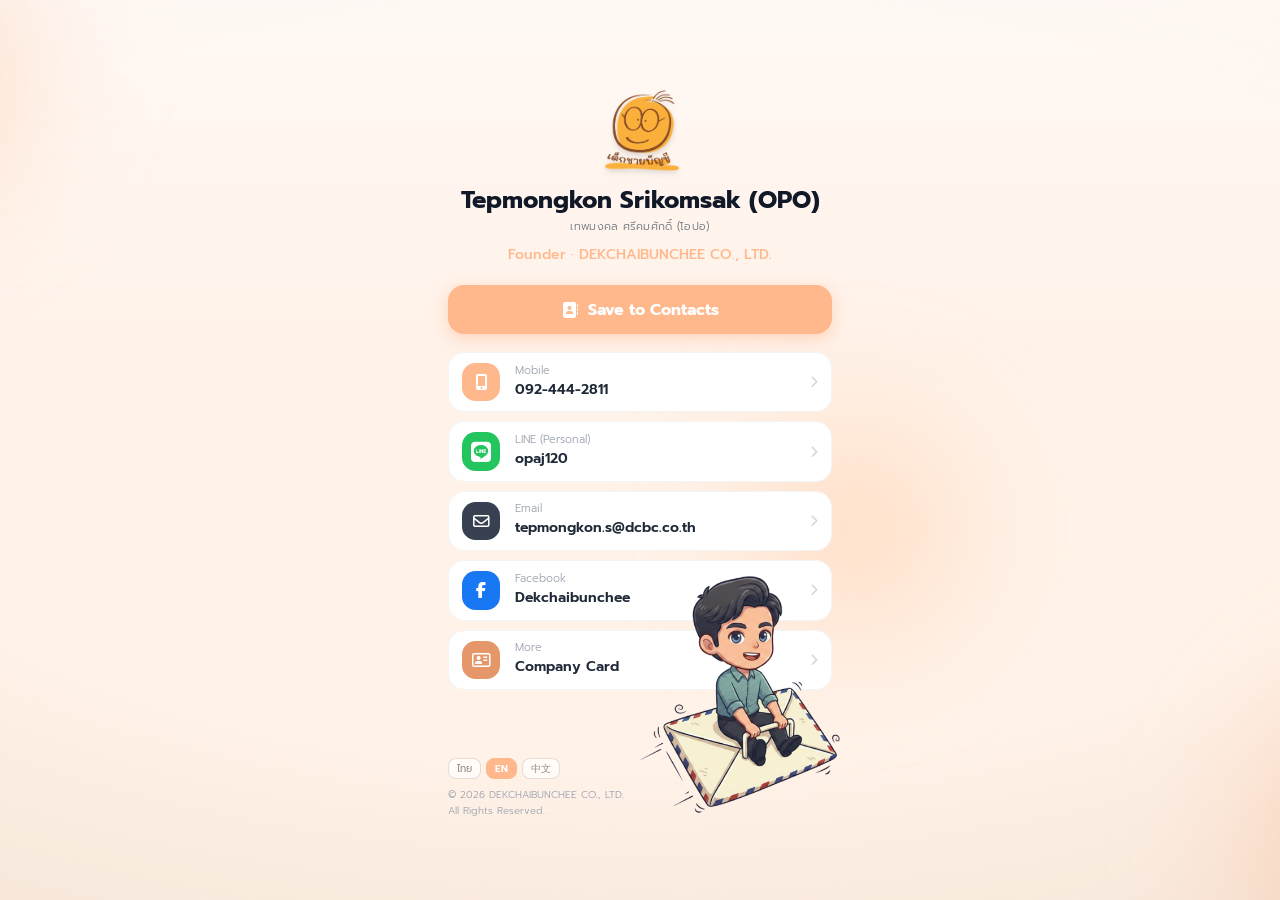
<file: businesscard.ttt/index.html>
<!DOCTYPE html>
<html lang="th" class="scroll-smooth">
<head>
    <meta charset="UTF-8">
    <!-- viewport-fit=cover keeps the layout clear of the notch / home bar
         on iPhones, since this page is opened almost entirely by phone -->
    <meta name="viewport" content="width=device-width, initial-scale=1.0, viewport-fit=cover">
    <meta name="description" content="นามบัตรดิจิทัลพนักงาน บริษัท เด็กชายบัญชี จำกัด">
    <meta name="robots" content="noindex, nofollow">
    <title>นามบัตร | เด็กชายบัญชี</title>
    <link rel="canonical" href="https://www.dcbc.co.th/businesscard.ttt">
    <link rel="icon" type="image/png" sizes="32x32" href="/favicon-32.png">
    <link rel="icon" type="image/png" sizes="16x16" href="/favicon-16.png">
    <link rel="apple-touch-icon" sizes="180x180" href="/favicon-180.png">
    <link rel="shortcut icon" href="/favicon.ico">

    <meta property="og:type" content="website">
    <meta property="og:title" content="บริษัท เด็กชายบัญชี จำกัด">
    <meta property="og:description" content="รับทำบัญชี วางแผนภาษี จดทะเบียนบริษัท">
    <meta property="og:url" content="https://www.dcbc.co.th/businesscard.ttt">
    <meta property="og:image" content="https://www.dcbc.co.th/logo.png">

    <link rel="preconnect" href="https://fonts.googleapis.com">
    <link rel="preconnect" href="https://fonts.gstatic.com" crossorigin>
    <link href="https://fonts.googleapis.com/css2?family=Prompt:wght@300;400;500;600;700&display=swap" rel="stylesheet">
    <!-- Loaded without blocking the first paint: the icons sit inside
         solid coloured tiles, so a moment of empty tile costs far less than
         holding the whole page back on a third-party stylesheet. -->
    <link rel="stylesheet" href="https://cdnjs.cloudflare.com/ajax/libs/font-awesome/6.4.0/css/all.min.css"
          media="print" onload="this.media='all'">
    <noscript><link rel="stylesheet" href="https://cdnjs.cloudflare.com/ajax/libs/font-awesome/6.4.0/css/all.min.css"></noscript>

    <!-- A built stylesheet, not the Tailwind Play CDN. The CDN is
         JavaScript: it has to download, run and scan the DOM before the
         page has any styling at all, so on a phone the card painted white
         and unstyled first. That flash is what made moving between the two
         cards look broken. This is 9KB of plain CSS instead of ~400KB of
         script, and it applies on the first frame.
         Rebuild after changing either card's markup — see scripts/tailwind.cards.js. -->
    <link rel="stylesheet" href="/card.css?v=1">

    <!-- The company card is one tap away and shares this stylesheet and
         logo, so warm them now: by the time the rewind finishes there is
         nothing left to fetch and the navigation lands on a painted page. -->
    <link rel="prefetch" href="/businesscard" as="document">
    <link rel="prefetch" href="/businesscard/index.html" as="document">

    <style>
        /* Before any stylesheet lands, so no frame is ever white. */
        html { background: #FFF2E8; }

        /* Fill the phone screen exactly, including when the browser chrome
           collapses on scroll — dvh handles that, vh is the fallback. */
        .screen { min-height: 100vh; min-height: 100dvh; position: relative; z-index: 1; }

        /* ---------- Ambient background ----------
           Soft drifting light behind the card. Everything here is
           position: fixed and pointer-events: none, so it adds no height
           to a layout that is measured to the pixel and never intercepts
           a tap meant for a contact row. */
        .bg-fx {
            position: fixed;
            inset: 0;
            overflow: hidden;
            pointer-events: none;
            z-index: 0;
        }
        .bg-fx i {
            position: absolute;
            display: block;
            border-radius: 50%;
            filter: blur(58px);
            will-change: transform;
        }
        .glow-1 {
            width: 78vw; height: 78vw; max-width: 420px; max-height: 420px;
            top: -18vh; left: -26vw;
            background: radial-gradient(circle, rgba(255,158,105,0.80) 0%, rgba(255,158,105,0) 70%);
            animation: drift-1 9s ease-in-out infinite;
        }
        .glow-2 {
            width: 88vw; height: 88vw; max-width: 470px; max-height: 470px;
            bottom: -22vh; right: -30vw;
            background: radial-gradient(circle, rgba(255,182,138,0.76) 0%, rgba(255,182,138,0) 70%);
            animation: drift-2 11s ease-in-out infinite;
        }
        .glow-3 {
            width: 54vw; height: 54vw; max-width: 300px; max-height: 300px;
            top: 42%; left: 55%;
            background: radial-gradient(circle, rgba(255,205,168,0.74) 0%, rgba(255,205,168,0) 70%);
            animation: drift-3 13s ease-in-out infinite;
        }

        /* Travel far enough to actually read as movement. The earlier
           version only shifted ~9vw under a 70px blur, which averaged out
           to looking completely still. */
        @keyframes drift-1 {
            0%, 100% { transform: translate(0, 0) scale(1); }
            33%      { transform: translate(34vw, 16vh) scale(1.2); }
            66%      { transform: translate(14vw, 34vh) scale(0.9); }
        }
        @keyframes drift-2 {
            0%, 100% { transform: translate(0, 0) scale(1); }
            33%      { transform: translate(-30vw, -20vh) scale(0.88); }
            66%      { transform: translate(-10vw, -38vh) scale(1.22); }
        }
        @keyframes drift-3 {
            0%, 100% { transform: translate(0, 0) scale(0.9); }
            33%      { transform: translate(-38vw, 14vh) scale(1.25); }
            66%      { transform: translate(-16vw, -22vh) scale(1); }
        }

        /* A light source from the top and a soft vignette at the edges,
           which together give the flat cream a sense of depth. */
        .bg-fx::after {
            content: '';
            position: absolute;
            inset: 0;
            background:
                linear-gradient(180deg, rgba(255,255,255,0.55) 0%, rgba(255,255,255,0) 42%),
                radial-gradient(120% 78% at 50% 42%, rgba(255,255,255,0) 55%, rgba(190,150,120,0.16) 100%);
        }

        body {
            padding-top: env(safe-area-inset-top);
            padding-bottom: env(safe-area-inset-bottom);
        }

        /* Big, thumb-friendly rows. 56px+ tall so they're easy to hit
           one-handed, which is how a tapped NFC card gets used. */
        .action-row {
            display: flex; align-items: center; gap: 0.9rem;
            padding: 0.85rem 1rem;
            background: #fff; border: 1px solid #f3f4f6; border-radius: 1rem;
            transition: transform 0.15s ease, box-shadow 0.15s ease;
            -webkit-tap-highlight-color: transparent;
        }
        .action-row:active { transform: scale(0.98); box-shadow: 0 2px 10px rgba(0,0,0,0.06); }

        /* ---------- Glint ----------
           A light sweeps across each button, then rests. The rest is what
           makes it read as an occasional sparkle rather than a conveyor
           belt. Durations and delays are deliberately uneven so no two
           buttons ever fire together or settle into a shared beat. */
        .save-btn { box-shadow: 0 4px 15px rgb(255 184 140 / 0.5); }
        .action-row, .save-btn { position: relative; overflow: hidden; }
        .action-row::after, .save-btn::after {
            content: '';
            position: absolute;
            top: -20%; left: -65%;
            width: 42%; height: 140%;
            transform: skewX(-18deg);
            pointer-events: none;
            background: linear-gradient(100deg,
                rgba(255,255,255,0) 0%,
                rgba(255,255,255,0.72) 50%,
                rgba(255,255,255,0) 100%);
        }

        /* The sweep itself takes about a second; the long tail of the cycle
           is the button sitting quiet. With seven buttons on screen, short
           cycles meant something was always glinting, which read as busy
           rather than as an occasional catch of light. */
        @keyframes glint {
            0%   { left: -65%; }
            5%   { left: 135%; }
            100% { left: 135%; }
        }

        /* Cycle lengths are spread and non-harmonic, and the delays are
           offset past the entrance sequence so the first glint lands on a
           button that has already arrived. */
        .save-btn::after                   { animation: glint 33s ease-in-out  5s infinite; }
        .action-row:nth-child(1)::after    { animation: glint 21s ease-in-out  9s infinite; }
        .action-row:nth-child(2)::after    { animation: glint 27.5s ease-in-out 14s infinite; }
        .action-row:nth-child(3)::after    { animation: glint 18.5s ease-in-out 20s infinite; }
        .action-row:nth-child(4)::after    { animation: glint 30.5s ease-in-out 25s infinite; }
        .action-row:nth-child(5)::after    { animation: glint 23s ease-in-out  31s infinite; }
        .action-icon {
            width: 2.75rem; height: 2.75rem; border-radius: 0.85rem;
            display: flex; align-items: center; justify-content: center;
            font-size: 1.15rem; color: #fff; flex-shrink: 0;
        }

        /* ---------- Entrance choreography ----------
           The whole sequence resolves at about 5s, but every element is
           tappable the moment it lands and the contact rows are all in by
           ~2.4s. Someone who tapped an NFC card to get a phone number
           should never have to wait out an animation to dial. */

        /* The logo opens large and centred like a splash screen, holds for
           a beat, then shrinks up into its place in the card. Because it is
           the real logo being transformed — not a separate overlay — there
           is nothing to hand off at the end and nothing can land misaligned.
           The 43vh drop puts it near the middle of the screen at any phone
           height, since the card itself is vertically centred. */
        @keyframes logo-intro {
            0%   { opacity: 0; transform: translateY(43vh) scale(3.4) rotate(-7deg); }
            14%  { opacity: 1; transform: translateY(43vh) scale(3.4) rotate(0deg); }
            40%  { opacity: 1; transform: translateY(43vh) scale(3.4) rotate(0deg); }
            100% { opacity: 1; transform: translateY(0) scale(1) rotate(0deg); }
        }
        .animate-pop-in {
            animation: logo-intro 2.4s cubic-bezier(0.72, 0, 0.24, 1) both;
        }

        /* Glow behind the logo while it is large, fading as it settles. */
        .identity { position: relative; }
        .identity::before {
            content: '';
            position: absolute;
            left: 50%; top: 2.2rem;
            width: 15rem; height: 15rem;
            margin: -7.5rem 0 0 -7.5rem;
            border-radius: 50%;
            background: radial-gradient(circle, rgba(255,184,140,0.55) 0%, rgba(255,184,140,0) 70%);
            transform: translateY(43vh);
            animation: logo-glow 2.4s ease-out both;
            pointer-events: none;
            z-index: -1;
        }
        @keyframes logo-glow {
            0%   { opacity: 0; }
            20%  { opacity: 1; }
            45%  { opacity: 1; }
            100% { opacity: 0; }
        }

        @keyframes rise {
            from { opacity: 0; transform: translateY(14px); }
            to   { opacity: 1; transform: translateY(0); }
        }

        @keyframes slide-in {
            from { opacity: 0; transform: translateX(22px); }
            to   { opacity: 1; transform: translateX(0); }
        }

        /* Everything else waits for the logo to finish settling at 2.4s,
           then arrives quickly — the first phone number is tappable about
           a second later rather than at the end of the sequence. */
        .identity h1          { animation: rise 0.55s ease-out 2.25s both; }
        .identity .latin-name { animation: rise 0.55s ease-out 2.40s both; }
        .identity .tagline    { animation: rise 0.55s ease-out 2.55s both; }
        .save-btn             { animation: rise 0.55s cubic-bezier(0.34, 1.4, 0.64, 1) 2.75s both; }

        .channels .action-row { animation: slide-in 0.45s ease-out both; }
        .channels .action-row:nth-child(1) { animation-delay: 3.00s; }
        .channels .action-row:nth-child(2) { animation-delay: 3.17s; }
        .channels .action-row:nth-child(3) { animation-delay: 3.34s; }
        .channels .action-row:nth-child(4) { animation-delay: 3.51s; }
        .channels .action-row:nth-child(5) { animation-delay: 3.68s; }

        .footnote { animation: rise 0.7s ease-out 4.15s both; }

        /* The mascot arrives last, waves, then keeps a slow idle float so
           the card still feels alive after the intro finishes. */
        @keyframes mascot-enter {
            0%   { opacity: 0; transform: translateX(60px) translateY(10px) rotate(10deg); }
            65%  { opacity: 1; transform: translateX(-6px) translateY(0) rotate(-4deg); }
            100% { opacity: 1; transform: translateX(0) translateY(0) rotate(0); }
        }
        @keyframes mascot-wave {
            0%, 100% { transform: rotate(0); }
            25%      { transform: rotate(-6deg); }
            50%      { transform: rotate(4deg); }
            75%      { transform: rotate(-3deg); }
        }
        @keyframes mascot-idle {
            0%, 100% { transform: translateY(0) rotate(0); }
            50%      { transform: translateY(-6px) rotate(-1.5deg); }
        }

        /* Sized up and pulled upward with a negative margin, so the head
           rides over the last contact row instead of the figure being
           squeezed into the strip below it. The negative margin also
           shrinks what the flex row reserves, which is what keeps the
           card from growing past the screen. pointer-events: none means
           the row underneath is still fully tappable through the artwork. */
        /* Language switcher */
        .lang-switch { display: flex; gap: 0.3rem; margin-bottom: 0.45rem; }
        .lang-switch button {
            font-family: inherit;
            font-size: 0.62rem;
            line-height: 1;
            padding: 0.3rem 0.5rem;
            border-radius: 0.5rem;
            border: 1px solid rgba(180,150,130,0.32);
            background: rgba(255,255,255,0.72);
            color: #9a8b80;
            cursor: pointer;
            -webkit-tap-highlight-color: transparent;
            transition: background 0.15s ease, color 0.15s ease, border-color 0.15s ease;
        }
        .lang-switch button.active {
            background: #FFB88C;
            border-color: #FFB88C;
            color: #fff;
            font-weight: 600;
        }

        /* The pose pool runs from a narrow standing figure to a wide one on
           a bicycle, so the mascot is fitted into a box rather than given a
           size: height decides it for the tall poses, width for the wide
           ones. Both limits have to be maxima. A fixed height plus a
           max-width does NOT preserve the aspect ratio -- the width clamps
           while the height stays put, and the wide poses come out squashed. */
        .mascot {
            width: auto; height: auto;
            max-height: 214px;
            max-width: min(200px, 52vw);
            flex-shrink: 0;
            margin-right: -0.5rem;
            margin-top: -5.4rem;
            margin-bottom: 0.35rem;
            position: relative;
            z-index: 3;
            pointer-events: none;
            transform-origin: bottom center;
            animation:
                mascot-enter 0.9s cubic-bezier(0.22, 1, 0.36, 1) 4.35s both,
                mascot-wave  1.1s ease-in-out 5.25s 1 both,
                mascot-idle  3.4s ease-in-out 6.5s infinite;
        }

        /* A full-body standing pose spends its height on the whole figure,
           so at the same box height its head lands about half the size of
           the seated poses' and the character reads as small. Those poses
           get a taller box.

           The extra height is left to push the card downward into its own
           spare room rather than being clawed back through a deeper top
           margin: the card is vertically centred, so growing it raises the
           figure by only half the growth, and the arms stay clear of the
           address line. How much room there is depends entirely on the
           phone, so every height tier sets its own ceiling -- measured, not
           scaled. Short screens have none to give and keep the base size. */
        .mascot.tall { max-height: 244px; }

        /* Six channels plus a logo and the save button run past a phone
           screen at comfortable spacing, so the whole card is measured to
           fit instead: the point of an NFC tap is to see it all at once. */
        .card-logo { width: 4.5rem; height: 4.5rem; }
        .identity { margin-bottom: 1rem; }
        .save-btn { padding-top: 0.85rem; padding-bottom: 0.85rem; margin-bottom: 0.9rem; }
        .channels > * + * { margin-top: 0.5rem; }
        .action-row { padding: 0.6rem 0.85rem; }
        .action-icon { width: 2.4rem; height: 2.4rem; font-size: 1.02rem; }

        .screen { padding-block: 1.25rem; }

        /* The comfortable layout needs ~834px of height, which almost no
           phone gives a web page once Safari's bars are on screen. So the
           compact pass covers everything up to 860px, not just small
           phones — a 700-834px viewport previously flipped back to the
           full layout and overflowed by ~114px. */
        @media (max-height: 860px) {
            .screen { padding-block: 0.75rem; }
            .card-logo { width: 3rem; height: 3rem; }
            .identity { margin-bottom: 0.6rem; }
            .identity h1 { font-size: 1.2rem; }
            .identity .latin-name { display: none; }
            .identity .tagline { font-size: 0.72rem; margin-top: 0.4rem; }
            .save-btn { padding-top: 0.7rem; padding-bottom: 0.7rem; margin-bottom: 0.6rem; font-size: 0.94rem; }
            .action-row { padding: 0.42rem 0.75rem; }
            .action-icon { width: 2rem; height: 2rem; font-size: 0.85rem; border-radius: 0.7rem; }
            .channels > * + * { margin-top: 0.38rem; }
            .mascot { max-height: 162px; max-width: min(152px, 44vw); margin-top: -3.4rem; }
            .mascot.tall { max-height: 162px; }   /* no room to grow at this height */
        }

        /* Very short viewports — small Android phones, or Safari with every
           bar on screen — need one more squeeze to stay on one screen. */
        @media (max-height: 660px) {
            .card-logo { width: 2.4rem; height: 2.4rem; }
            .identity { margin-bottom: 0.4rem; }
            .identity h1 { font-size: 1.1rem; }
            .save-btn { padding-top: 0.55rem; padding-bottom: 0.55rem; margin-bottom: 0.5rem; font-size: 0.9rem; }
            .action-row { padding: 0.32rem 0.7rem; }
            .action-icon { width: 1.85rem; height: 1.85rem; font-size: 0.78rem; }
            .channels > * + * { margin-top: 0.3rem; }
            .mascot { max-height: 139px; max-width: min(130px, 40vw); margin-top: -3rem; }
            .mascot.tall { max-height: 153px; }
        }

        /* Between the cramped short phones and the 730px tier there is some
           spare vertical room, but only enough for a modest boost. */
        @media (min-height: 690px) and (max-height: 729px) {
            .mascot.tall { max-height: 194px; }
        }

        /* Compact, but with enough headroom to keep the English name. */
        @media (min-height: 730px) and (max-height: 860px) {
            .identity .latin-name { display: block; }
            .card-logo { width: 3.6rem; height: 3.6rem; }
            .identity h1 { font-size: 1.35rem; }
            .mascot { max-height: 191px; max-width: min(178px, 48vw); margin-top: -4.3rem; }
            .mascot.tall { max-height: 258px; }
        }

        /* ---- five-row proportions, this card only ----
           Dropping three rows left the card short and the middle of it
           empty. The space goes back as a larger logo, roomier rows and
           wider gaps, which carries the whole stack lower down the screen.

           The mascot keeps its place at the bottom right: its extra height
           is taken straight back out of the top margin, so its feet stay
           where they were and it grows upward instead, far enough to reach
           over the Facebook row. Each tier spends only part of the slack it
           actually has, measured on the page, so nothing starts scrolling.

           These come after every tier above and so override them all. */
        @media (min-height: 930px) {
            .card-logo { width: 7rem; height: 7rem; }
            .identity { margin-bottom: 1.6rem; }
            .save-btn { padding-top: 0.85rem; padding-bottom: 0.85rem; margin-bottom: 1.3rem; }
            .channels > * + * { margin-top: 0.7rem; }
            .action-row { padding: 0.85rem 0.85rem; }
            .mascot { max-height: 268px; margin-top: -8.8rem; }
            .mascot.tall { max-height: 300px; }
        }
        /* 861-929px: Galaxy S24 Ultra, Pixel 8 Pro, a Flip held open. The
           block above needs about 930px to fit, so this band gets its own
           step between it and the 730px tier rather than falling into
           either one. */
        @media (min-height: 861px) and (max-height: 929px) {
            .card-logo { width: 6rem; height: 6rem; }
            .identity { margin-bottom: 1.25rem; }
            .save-btn { padding-top: 0.78rem; padding-bottom: 0.78rem; margin-bottom: 1.1rem; }
            .channels > * + * { margin-top: 0.58rem; }
            .action-row { padding: 0.62rem 0.8rem; }
            .mascot { max-height: 250px; margin-top: -7.9rem; }
            .mascot.tall { max-height: 285px; }
        }
        @media (min-height: 730px) and (max-height: 860px) {
            .card-logo { width: 5rem; height: 5rem; }
            .identity { margin-bottom: 0.95rem; }
            .save-btn { padding-top: 0.7rem; padding-bottom: 0.7rem; margin-bottom: 0.85rem; }
            .channels > * + * { margin-top: 0.52rem; }
            .action-row { padding: 0.6rem 0.75rem; }
            .mascot { max-height: 235px; margin-top: -7rem; }
            .mascot.tall { max-height: 300px; }
        }
        @media (min-height: 661px) and (max-height: 729px) {
            .card-logo { width: 4.2rem; height: 4.2rem; }
            .identity { margin-bottom: 0.9rem; }
            .save-btn { padding-top: 0.7rem; padding-bottom: 0.7rem; margin-bottom: 0.8rem; }
            .channels > * + * { margin-top: 0.5rem; }
            .action-row { padding: 0.58rem 0.75rem; }
            .mascot { max-height: 200px; margin-top: -5.8rem; }
            .mascot.tall { max-height: 232px; }
        }
        /* The bottom of that band has ~30px less to give than the top of
           it, and only the standing poses notice, so they get their own
           ceiling rather than the whole band losing height. */
        @media (min-height: 661px) and (max-height: 689px) {
            .mascot.tall { max-height: 205px; }
        }
        @media (max-height: 660px) {
            .card-logo { width: 3.4rem; height: 3.4rem; }
            .identity { margin-bottom: 0.7rem; }
            .save-btn { padding-top: 0.55rem; padding-bottom: 0.55rem; margin-bottom: 0.75rem; }
            .channels > * + * { margin-top: 0.4rem; }
            .action-row { padding: 0.46rem 0.7rem; }
            .mascot { max-height: 175px; margin-top: -5.25rem; }
            .mascot.tall { max-height: 189px; }
        }

        /* On a narrow screen the mascot takes a much larger share of the
           width and starts covering the row labels — 52vw is 156px of a
           300px screen. Cap it by what is actually left beside the widest
           label rather than by a fraction of the screen: the labels are a
           fixed pixel width, so the room for the mascot shrinks 1:1 with
           the viewport, not proportionally. */
        @media (max-width: 400px) {
            .mascot { max-width: calc(100vw - 224px); }
        }

        /* Narrower than about 335px and still tall — the smallest folding
           cover screens — two things give at once: the romanised name wraps
           to a second line and the copyright to a fourth, while the mascot,
           now width-limited, grows taller than its tier ever intended. Both
           have to come down. Bounded to tall screens so the short tiers,
           which already cap far lower, keep their own numbers. */
        @media (max-width: 335px) and (min-height: 730px) {
            .identity h1 { font-size: 1.15rem; }
            .mascot, .mascot.tall { max-height: 200px; }
        }

        /* ---- leaving for the company card ----
           The opening sequence, rewound. Everything leaves in the reverse
           of the order it arrived — mascot, then the copyright, then the
           rows bottom to top, the save button, the tagline, the names —
           and last the logo grows back to the middle of the screen, which
           is where the sequence began. Then the company card picks the logo
           up from exactly there.

           Each exit is the mirror of its own entrance: the rows slide back
           out to the right they came in from, the risers drop back down,
           the mascot leaves the way it flew in. The stagger is the
           entrance's, compressed about four times — a literal rewind would
           take four and a half seconds.

           This row is the only way into the company card from here, so the
           two sequences always meet; nothing else has to account for the
           card being left mid-rewind.

           The ambient background is deliberately left running: both cards
           draw the same one, and holding it steady is what hides the join. */
        @keyframes rise-out   { to { opacity: 0; transform: translateY(14px); } }
        @keyframes slide-out  { to { opacity: 0; transform: translateX(22px); } }
        @keyframes mascot-out { to { opacity: 0; transform: translateX(60px) translateY(10px) rotate(10deg); } }

        .leaving .mascot   { animation: mascot-out 0.28s ease-in 0s both; }
        .leaving .footnote { animation: rise-out 0.26s ease-in 0.05s both; }
        .leaving .channels .action-row { animation: slide-out 0.24s ease-in both; }
        .leaving .channels .action-row:nth-child(5) { animation-delay: 0.090s; }
        .leaving .channels .action-row:nth-child(4) { animation-delay: 0.125s; }
        .leaving .channels .action-row:nth-child(3) { animation-delay: 0.160s; }
        .leaving .channels .action-row:nth-child(2) { animation-delay: 0.195s; }
        .leaving .channels .action-row:nth-child(1) { animation-delay: 0.230s; }
        .leaving .save-btn             { animation: rise-out 0.26s ease-in 0.27s both; }
        .leaving .identity .tagline    { animation: rise-out 0.26s ease-in 0.31s both; }
        .leaving .identity .latin-name { animation: rise-out 0.26s ease-in 0.34s both; }
        .leaving .identity h1          { animation: rise-out 0.26s ease-in 0.37s both; }
        /* above the rows it travels over on its way out */
        .leaving .card-logo { position: relative; z-index: 60; }

        /* Anyone who has asked their phone to reduce motion gets the card
           fully formed and still, with no entrance and no idle loop. */
        @media (prefers-reduced-motion: reduce) {
            .animate-pop-in, .identity::before, .identity h1, .identity .latin-name,
            .identity .tagline, .save-btn, .channels .action-row, .footnote, .mascot {
                animation: none !important;
                opacity: 1 !important;
                transform: none !important;
            }
            .action-row { transition: none !important; }
            .identity::before { display: none; }
            .bg-fx i { animation: none !important; }
            .action-row::after, .save-btn::after { display: none; }
            .leaving * { animation: none !important; }
        }
    </style>
</head>
<body class="bg-brand-light text-brand-text antialiased">

    <div class="bg-fx" aria-hidden="true">
        <i class="glow-1"></i>
        <i class="glow-2"></i>
        <i class="glow-3"></i>
    </div>

    <div class="screen flex flex-col items-center justify-center px-5">
        <div class="w-full max-w-sm">

            <!-- Identity -->
            <div class="identity text-center">
                <img src="/logo.png" alt="เด็กชายบัญชี" class="card-logo mx-auto object-contain drop-shadow-md animate-pop-in mb-2">
                <h1 data-i18n="name" class="text-2xl font-bold text-gray-900 leading-tight">เทพมงคล ศรีคมศักดิ์ (โอปอ)</h1>
                <p data-i18n="sub" class="latin-name text-[11px] text-gray-500 font-light tracking-wide mt-1">TEPMONGKON SRIKOMSAK (OPO)</p>
                <p data-i18n="tagline" class="tagline text-sm text-brand font-medium mt-2.5">ผู้ก่อตั้ง · บริษัท เด็กชายบัญชี จำกัด</p>
            </div>

            <!-- Save to phone contacts. The primary action for a tapped
                 NFC card, so it sits above the individual channels. -->
            <a id="save-vcard" href="/businesscard.ttt/contact.vcf" download="dcbc-contact.vcf"
               class="save-btn flex items-center justify-center gap-2.5 w-full bg-brand text-white rounded-2xl font-bold active:scale-[0.98] transition-transform">
                <i class="fa-solid fa-address-book"></i> <span data-i18n="save">บันทึกลงรายชื่อติดต่อ</span>
            </a>

            <!-- Channels -->
            <div class="channels">
                <a id="row-mobile" href="tel:0924442811" class="action-row">
                    <div class="action-icon bg-brand"><i class="fa-solid fa-mobile-screen-button"></i></div>
                    <div class="min-w-0 flex-1">
                        <p data-i18n="phone" class="text-[11px] text-gray-400 font-light leading-none mb-1">มือถือ</p>
                        <p class="text-sm font-semibold text-gray-800">092-444-2811</p>
                    </div>
                    <i class="fa-solid fa-chevron-right text-gray-300 text-xs"></i>
                </a>

                <a href="https://line.me/ti/p/ji_-I6M6NW" target="_blank" rel="noopener" class="action-row">
                    <div class="action-icon bg-green-500"><i class="fa-brands fa-line text-xl"></i></div>
                    <div class="min-w-0 flex-1">
                        <p data-i18n="line" class="text-[11px] text-gray-400 font-light leading-none mb-1">LINE ส่วนตัว</p>
                        <p class="text-sm font-semibold text-gray-800">opaj120</p>
                    </div>
                    <i class="fa-solid fa-chevron-right text-gray-300 text-xs"></i>
                </a>

                <a id="row-email" href="mailto:tepmongkon.s@dcbc.co.th" class="action-row">
                    <div class="action-icon bg-gray-700"><i class="fa-regular fa-envelope"></i></div>
                    <div class="min-w-0 flex-1">
                        <p data-i18n="email" class="text-[11px] text-gray-400 font-light leading-none mb-1">อีเมล</p>
                        <p class="text-sm font-semibold text-gray-800 truncate">tepmongkon.s@dcbc.co.th</p>
                    </div>
                    <i class="fa-solid fa-chevron-right text-gray-300 text-xs"></i>
                </a>

                <a href="https://www.facebook.com/profile.php?id=61576885766816" target="_blank" rel="noopener" class="action-row">
                    <div class="action-icon bg-[#1877F2]"><i class="fa-brands fa-facebook-f"></i></div>
                    <div class="min-w-0 flex-1">
                        <p class="text-[11px] text-gray-400 font-light leading-none mb-1">Facebook</p>
                        <p data-i18n="fbname" class="text-sm font-semibold text-gray-800">เด็กชายบัญชี</p>
                    </div>
                    <i class="fa-solid fa-chevron-right text-gray-300 text-xs"></i>
                </a>

                <!-- The way back to the company's own card, which carries the
                     office address, the LINE Official account and the site. -->
                <a id="row-company" href="/businesscard" class="action-row">
                    <div class="action-icon bg-brand-dark"><i class="fa-regular fa-address-card"></i></div>
                    <div class="min-w-0 flex-1">
                        <p data-i18n="company_card" class="text-[11px] text-gray-400 font-light leading-none mb-1">ดูเพิ่มเติม</p>
                        <p data-i18n="company_name" class="text-sm font-semibold text-gray-800">นามบัตรบริษัท</p>
                    </div>
                    <i class="fa-solid fa-chevron-right text-gray-300 text-xs"></i>
                </a>
            </div>

            <!-- Mascot sits alongside the company details rather than on
                 its own row, so it costs almost no extra height on the
                 short phones this page has to fit. -->
            <div class="flex items-end justify-between gap-3 mt-3">
                <div class="footnote">
                    <!-- The mascot column is far taller than this text, so the
                         switcher tucks into space the layout already had and
                         costs the card no extra height. -->
                    <div class="lang-switch" role="group" aria-label="Language">
                        <button type="button" data-lang="th" onclick="setLang('th')" aria-pressed="true">ไทย</button>
                        <button type="button" data-lang="en" onclick="setLang('en')" aria-pressed="false">EN</button>
                        <button type="button" data-lang="zh" onclick="setLang('zh')" aria-pressed="false">中文</button>
                    </div>
                    <p data-i18n-html="copyright" class="text-[10px] text-gray-400 font-light leading-relaxed">
                        &copy; 2026 บริษัท เด็กชายบัญชี จำกัด<br>All Rights Reserved.
                    </p>
                </div>
                <img id="mascot" alt="" aria-hidden="true" class="mascot">
            </div>
            <script>
                // A different pose every time the card is opened. Picked here,
                // inline and immediately after the element, so the browser
                // starts fetching the image during parse rather than waiting
                // for the scripts at the end of the document.
                (function () {
                    var POSES = ['wai', 'salute', 'megaphone', 'desk', 'envelope',
                                 'tablet', 'present', 'bicycle', 'documents', 'running'];
                    // Full-body standing poses. They spend their height on the
                    // whole figure, so they need the taller box to read at the
                    // same size as the seated and riding poses.
                    var STANDING = ['wai', 'salute', 'megaphone', 'tablet', 'present', 'documents'];
                    var last = null;
                    try { last = sessionStorage.getItem('dcbc_staffcard_pose'); } catch (e) {}
                    // Reroll once if we land on the pose just shown, so a repeat
                    // never makes the card look like it failed to change.
                    var pose = POSES[Math.floor(Math.random() * POSES.length)];
                    if (pose === last) pose = POSES[Math.floor(Math.random() * POSES.length)];
                    try { sessionStorage.setItem('dcbc_staffcard_pose', pose); } catch (e) {}
                    var img = document.getElementById('mascot');
                    img.classList.toggle('tall', STANDING.indexOf(pose) !== -1);
                    img.src = '/mascots/' + pose + '.png';
                })();
            </script>

        </div>
    </div>


    <script>
        // Hand the logo over to the company card. Both pages compute the
        // same centre-of-screen target from the same viewport, so the logo
        // is at identical coordinates and identical size on either side of
        // the navigation and the seam does not show. The two cards give
        // their logos different sizes per screen tier, which is why the
        // target is measured rather than expressed as a scale factor.
        function dcbcHandoffTransform(el) {
            var r = el.getBoundingClientRect();
            var target = Math.min(window.innerWidth * 0.6, window.innerHeight * 0.42, 280);
            return 'translate(' + ((window.innerWidth / 2) - (r.left + r.width / 2)) + 'px,'
                 + ((window.innerHeight / 2) - (r.top + r.height / 2)) + 'px) '
                 + 'scale(' + (target / r.width) + ')';
        }

        (function () {
            var link = document.getElementById('row-company');
            var still = window.matchMedia('(prefers-reduced-motion: reduce)');
            link.addEventListener('click', function (e) {
                // let the browser handle new-tab / long-press / middle click
                if (e.metaKey || e.ctrlKey || e.shiftKey || e.altKey || e.button !== 0) return;
                try { sessionStorage.setItem('dcbc_card_handoff', '1'); } catch (err) {}
                if (still.matches) return;
                e.preventDefault();
                var logo = document.querySelector('.card-logo');
                document.documentElement.classList.add('leaving');
                // the intro animation is filled forwards and would outrank an
                // inline transform, so it has to be dropped first
                logo.style.animation = 'none';
                void logo.offsetWidth;
                // waits for the text around it to clear before it moves
                logo.style.transition = 'transform 0.55s cubic-bezier(0.72, 0, 0.24, 1) 0.42s';
                logo.style.transform = dcbcHandoffTransform(logo);
                var go = function () { window.location.href = link.href; };
                // transitionend can be missed if the tab is backgrounded
                // mid-move, hence the fallback timer — but if transitionend
                // does fire first, the timer must be cancelled or it later
                // fires anyway and restarts an already-finished navigation.
                var fallbackTimer = setTimeout(go, 1250);
                logo.addEventListener('transitionend', function () {
                    clearTimeout(fallbackTimer);
                    go();
                }, { once: true });
            });
        })();
    </script>

    <script>
        // The card holder's own details are the name / sub / tagline
        // entries below, the tel: and mailto: links in the markup above,
        // and businesscard.ttt/contact.vcf.  Everything else is the same
        // company information the main card carries.
        // Every string below is authored here, never user input, so the few
        // entries rendered as HTML (they carry <br>) are safe by construction.
        const I18N = {
            th: {
                title: 'นามบัตร | เด็กชายบัญชี',
                name: 'เทพมงคล ศรีคมศักดิ์ (โอปอ)',
                sub: 'TEPMONGKON SRIKOMSAK (OPO)',
                tagline: 'ผู้ก่อตั้ง · บริษัท เด็กชายบัญชี จำกัด',
                save: 'บันทึกลงรายชื่อติดต่อ',
                phone: 'มือถือ',
                line: 'LINE ส่วนตัว',
                email: 'อีเมล',
                fbname: 'เด็กชายบัญชี',
                company_card: 'ดูเพิ่มเติม',
                company_name: 'นามบัตรบริษัท',
                copyright: '&copy; 2026 บริษัท เด็กชายบัญชี จำกัด<br>All Rights Reserved.'
            },
            en: {
                title: 'Business Card | DEKCHAIBUNCHEE',
                name: 'Tepmongkon Srikomsak (OPO)',
                sub: 'เทพมงคล ศรีคมศักดิ์ (โอปอ)',
                tagline: 'Founder · DEKCHAIBUNCHEE CO., LTD.',
                save: 'Save to Contacts',
                phone: 'Mobile',
                line: 'LINE (Personal)',
                email: 'Email',
                fbname: 'Dekchaibunchee',
                company_card: 'More',
                company_name: 'Company Card',
                copyright: '&copy; 2026 DEKCHAIBUNCHEE CO., LTD.<br>All Rights Reserved.'
            },
            zh: {
                title: '电子名片 | DEKCHAIBUNCHEE',
                name: 'Tepmongkon Srikomsak (OPO)',
                sub: 'เทพมงคล ศรีคมศักดิ์ (โอปอ)',
                tagline: '创始人 · DEKCHAIBUNCHEE CO., LTD.',
                save: '保存到通讯录',
                phone: '手机',
                line: 'LINE 个人号',
                email: '电子邮件',
                fbname: 'Dekchaibunchee',
                company_card: '更多',
                company_name: '公司名片',
                copyright: '&copy; 2026 DEKCHAIBUNCHEE CO., LTD.<br>版权所有'
            }
        };

        function setLang(lang) {
            const dict = I18N[lang] || I18N.th;
            document.documentElement.lang = lang === 'zh' ? 'zh-Hans' : lang;
            document.title = dict.title;

            document.querySelectorAll('[data-i18n]').forEach(el => {
                const v = dict[el.dataset.i18n];
                if (v != null) el.textContent = v;
            });
            document.querySelectorAll('[data-i18n-html]').forEach(el => {
                const v = dict[el.dataset.i18nHtml];
                if (v != null) el.innerHTML = v;
            });

            document.querySelectorAll('.lang-switch button').forEach(b => {
                const isActive = b.dataset.lang === lang;
                b.classList.toggle('active', isActive);
                b.setAttribute('aria-pressed', String(isActive));
            });

            // Thai speakers want the Thai-script contact card; everyone else
            // gets the Latin one, which is legible in any phone's contact list.
            document.getElementById('save-vcard')
                .setAttribute('href', lang === 'th'
                    ? '/businesscard.ttt/contact.vcf'
                    : '/businesscard.ttt/contact-en.vcf');

            try { localStorage.setItem('dcbc_staffcard_lang', lang); } catch (e) {}
        }

        // Remembered choice wins; otherwise follow the phone's language so a
        // foreign visitor who taps the card lands on something readable.
        // Thai is the fallback whenever the phone's language is unknown.
        (function () {
            let lang = null;
            try { lang = localStorage.getItem('dcbc_staffcard_lang'); } catch (e) {}
            if (!I18N[lang]) {
                const nav = (navigator.language || '').toLowerCase();
                lang = nav.startsWith('th') ? 'th' : nav.startsWith('zh') ? 'zh' : nav ? 'en' : 'th';
            }
            setLang(lang);
        })();
    </script>

</body>
</html>
</file>
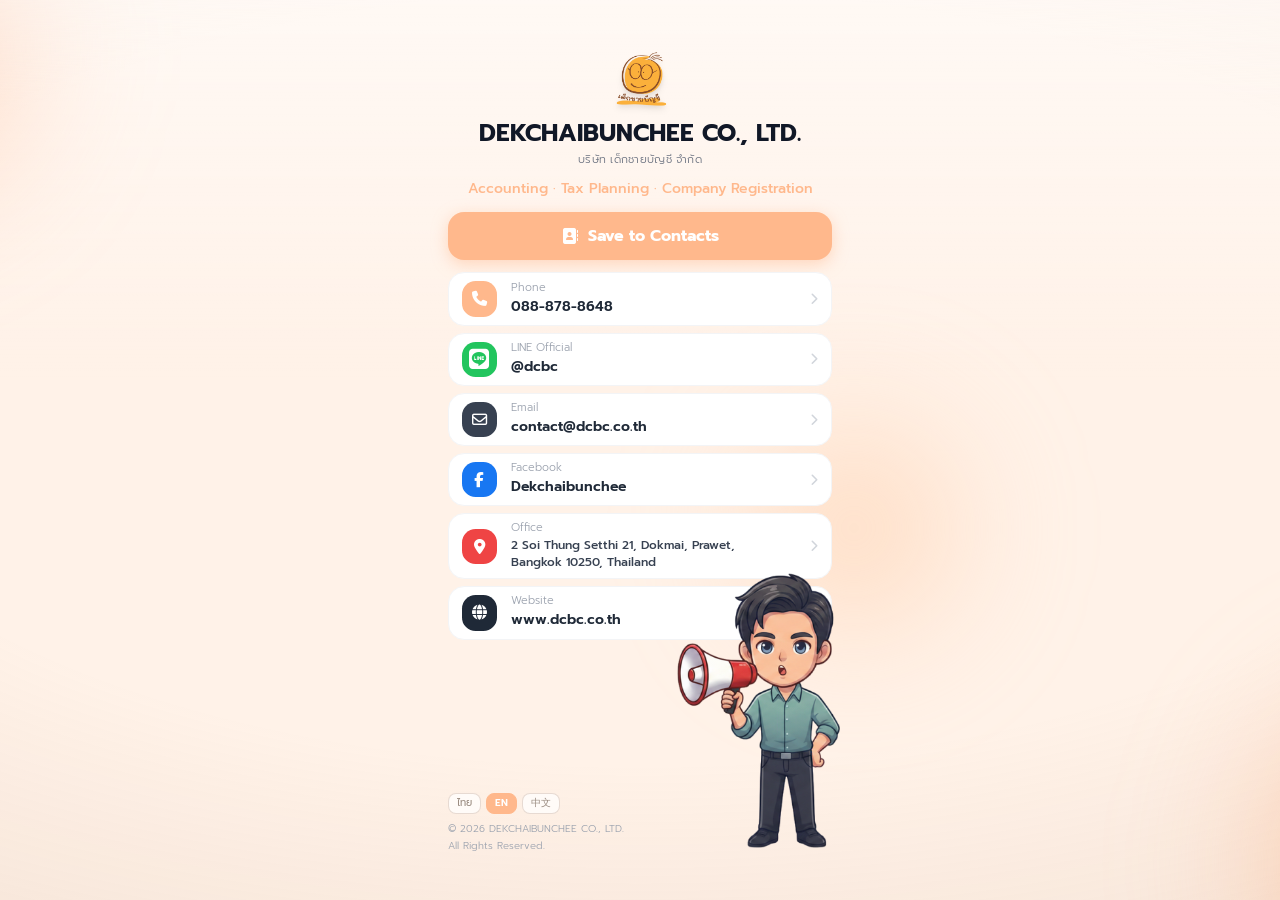
<file: businesscard/index.html>
<!DOCTYPE html>
<html lang="th" class="scroll-smooth">
<head>
    <meta charset="UTF-8">
    <!-- viewport-fit=cover keeps the layout clear of the notch / home bar
         on iPhones, since this page is opened almost entirely by phone -->
    <meta name="viewport" content="width=device-width, initial-scale=1.0, viewport-fit=cover">
    <meta name="description" content="นามบัตรดิจิทัล บริษัท เด็กชายบัญชี จำกัด — รับทำบัญชี วางแผนภาษี จดทะเบียนบริษัท โทร 088-878-8648">
    <title>นามบัตร | เด็กชายบัญชี</title>
    <link rel="canonical" href="https://www.dcbc.co.th/businesscard">
    <link rel="icon" type="image/png" sizes="32x32" href="/favicon-32.png">
    <link rel="icon" type="image/png" sizes="16x16" href="/favicon-16.png">
    <link rel="apple-touch-icon" sizes="180x180" href="/favicon-180.png">
    <link rel="shortcut icon" href="/favicon.ico">

    <meta property="og:type" content="website">
    <meta property="og:title" content="บริษัท เด็กชายบัญชี จำกัด">
    <meta property="og:description" content="รับทำบัญชี วางแผนภาษี จดทะเบียนบริษัท">
    <meta property="og:url" content="https://www.dcbc.co.th/businesscard">
    <meta property="og:image" content="https://www.dcbc.co.th/logo.png">

    <link rel="preconnect" href="https://fonts.googleapis.com">
    <link rel="preconnect" href="https://fonts.gstatic.com" crossorigin>
    <link href="https://fonts.googleapis.com/css2?family=Prompt:wght@300;400;500;600;700&display=swap" rel="stylesheet">
    <!-- Loaded without blocking the first paint: the icons sit inside
         solid coloured tiles, so a moment of empty tile costs far less than
         holding the whole page back on a third-party stylesheet. -->
    <link rel="stylesheet" href="https://cdnjs.cloudflare.com/ajax/libs/font-awesome/6.4.0/css/all.min.css"
          media="print" onload="this.media='all'">
    <noscript><link rel="stylesheet" href="https://cdnjs.cloudflare.com/ajax/libs/font-awesome/6.4.0/css/all.min.css"></noscript>

    <!-- A built stylesheet, not the Tailwind Play CDN. The CDN is
         JavaScript: it has to download, run and scan the DOM before the
         page has any styling at all, so on a phone the card painted white
         and unstyled first. That flash is what made moving between the two
         cards look broken. This is 9KB of plain CSS instead of ~400KB of
         script, and it applies on the first frame.
         Rebuild after changing either card's markup — see scripts/tailwind.cards.js. -->
    <link rel="stylesheet" href="/card.css?v=1">

    <script>
        // Read in the head, before the first paint: the class decides
        // whether the opening sequence runs at all, so discovering it later
        // would show a frame of the wrong one. Cleared as it is read, so a
        // direct visit later in the same session still gets the full intro.
        (function () {
            var handoff = null;
            try {
                handoff = sessionStorage.getItem('dcbc_card_handoff');
                sessionStorage.removeItem('dcbc_card_handoff');
            } catch (e) {}
            if (handoff && !window.matchMedia('(prefers-reduced-motion: reduce)').matches) {
                document.documentElement.classList.add('handoff');
            }
        })();
    </script>

    <style>
        /* Before any stylesheet lands, so no frame is ever white. */
        html { background: #FFF2E8; }

        /* Fill the phone screen exactly, including when the browser chrome
           collapses on scroll — dvh handles that, vh is the fallback. */
        .screen { min-height: 100vh; min-height: 100dvh; position: relative; z-index: 1; }

        /* ---------- Ambient background ----------
           Soft drifting light behind the card. Everything here is
           position: fixed and pointer-events: none, so it adds no height
           to a layout that is measured to the pixel and never intercepts
           a tap meant for a contact row. */
        .bg-fx {
            position: fixed;
            inset: 0;
            overflow: hidden;
            pointer-events: none;
            z-index: 0;
        }
        .bg-fx i {
            position: absolute;
            display: block;
            border-radius: 50%;
            filter: blur(58px);
            will-change: transform;
        }
        .glow-1 {
            width: 78vw; height: 78vw; max-width: 420px; max-height: 420px;
            top: -18vh; left: -26vw;
            background: radial-gradient(circle, rgba(255,158,105,0.80) 0%, rgba(255,158,105,0) 70%);
            animation: drift-1 9s ease-in-out infinite;
        }
        .glow-2 {
            width: 88vw; height: 88vw; max-width: 470px; max-height: 470px;
            bottom: -22vh; right: -30vw;
            background: radial-gradient(circle, rgba(255,182,138,0.76) 0%, rgba(255,182,138,0) 70%);
            animation: drift-2 11s ease-in-out infinite;
        }
        .glow-3 {
            width: 54vw; height: 54vw; max-width: 300px; max-height: 300px;
            top: 42%; left: 55%;
            background: radial-gradient(circle, rgba(255,205,168,0.74) 0%, rgba(255,205,168,0) 70%);
            animation: drift-3 13s ease-in-out infinite;
        }

        /* Travel far enough to actually read as movement. The earlier
           version only shifted ~9vw under a 70px blur, which averaged out
           to looking completely still. */
        @keyframes drift-1 {
            0%, 100% { transform: translate(0, 0) scale(1); }
            33%      { transform: translate(34vw, 16vh) scale(1.2); }
            66%      { transform: translate(14vw, 34vh) scale(0.9); }
        }
        @keyframes drift-2 {
            0%, 100% { transform: translate(0, 0) scale(1); }
            33%      { transform: translate(-30vw, -20vh) scale(0.88); }
            66%      { transform: translate(-10vw, -38vh) scale(1.22); }
        }
        @keyframes drift-3 {
            0%, 100% { transform: translate(0, 0) scale(0.9); }
            33%      { transform: translate(-38vw, 14vh) scale(1.25); }
            66%      { transform: translate(-16vw, -22vh) scale(1); }
        }

        /* A light source from the top and a soft vignette at the edges,
           which together give the flat cream a sense of depth. */
        .bg-fx::after {
            content: '';
            position: absolute;
            inset: 0;
            background:
                linear-gradient(180deg, rgba(255,255,255,0.55) 0%, rgba(255,255,255,0) 42%),
                radial-gradient(120% 78% at 50% 42%, rgba(255,255,255,0) 55%, rgba(190,150,120,0.16) 100%);
        }

        body {
            padding-top: env(safe-area-inset-top);
            padding-bottom: env(safe-area-inset-bottom);
        }

        /* Big, thumb-friendly rows. 56px+ tall so they're easy to hit
           one-handed, which is how a tapped NFC card gets used. */
        .action-row {
            display: flex; align-items: center; gap: 0.9rem;
            padding: 0.85rem 1rem;
            background: #fff; border: 1px solid #f3f4f6; border-radius: 1rem;
            transition: transform 0.15s ease, box-shadow 0.15s ease;
            -webkit-tap-highlight-color: transparent;
        }
        .action-row:active { transform: scale(0.98); box-shadow: 0 2px 10px rgba(0,0,0,0.06); }

        /* ---------- Glint ----------
           A light sweeps across each button, then rests. The rest is what
           makes it read as an occasional sparkle rather than a conveyor
           belt. Durations and delays are deliberately uneven so no two
           buttons ever fire together or settle into a shared beat. */
        .save-btn { box-shadow: 0 4px 15px rgb(255 184 140 / 0.5); }
        .action-row, .save-btn { position: relative; overflow: hidden; }
        .action-row::after, .save-btn::after {
            content: '';
            position: absolute;
            top: -20%; left: -65%;
            width: 42%; height: 140%;
            transform: skewX(-18deg);
            pointer-events: none;
            background: linear-gradient(100deg,
                rgba(255,255,255,0) 0%,
                rgba(255,255,255,0.72) 50%,
                rgba(255,255,255,0) 100%);
        }

        /* The sweep itself takes about a second; the long tail of the cycle
           is the button sitting quiet. With seven buttons on screen, short
           cycles meant something was always glinting, which read as busy
           rather than as an occasional catch of light. */
        @keyframes glint {
            0%   { left: -65%; }
            5%   { left: 135%; }
            100% { left: 135%; }
        }

        /* Cycle lengths are spread and non-harmonic, and the delays are
           offset past the entrance sequence so the first glint lands on a
           button that has already arrived. */
        .save-btn::after                   { animation: glint 33s ease-in-out  5s infinite; }
        .action-row:nth-child(1)::after    { animation: glint 21s ease-in-out  9s infinite; }
        .action-row:nth-child(2)::after    { animation: glint 27.5s ease-in-out 14s infinite; }
        .action-row:nth-child(3)::after    { animation: glint 18.5s ease-in-out 20s infinite; }
        .action-row:nth-child(4)::after    { animation: glint 30.5s ease-in-out 25s infinite; }
        .action-row:nth-child(5)::after    { animation: glint 23s ease-in-out  31s infinite; }
        .action-row:nth-child(6)::after    { animation: glint 26.5s ease-in-out 37s infinite; }
        .action-icon {
            width: 2.75rem; height: 2.75rem; border-radius: 0.85rem;
            display: flex; align-items: center; justify-content: center;
            font-size: 1.15rem; color: #fff; flex-shrink: 0;
        }

        /* ---------- Entrance choreography ----------
           The whole sequence resolves at about 5s, but every element is
           tappable the moment it lands and the contact rows are all in by
           ~2.4s. Someone who tapped an NFC card to get a phone number
           should never have to wait out an animation to dial. */

        /* The logo opens large and centred like a splash screen, holds for
           a beat, then shrinks up into its place in the card. Because it is
           the real logo being transformed — not a separate overlay — there
           is nothing to hand off at the end and nothing can land misaligned.
           The 43vh drop puts it near the middle of the screen at any phone
           height, since the card itself is vertically centred. */
        @keyframes logo-intro {
            0%   { opacity: 0; transform: translateY(43vh) scale(3.4) rotate(-7deg); }
            14%  { opacity: 1; transform: translateY(43vh) scale(3.4) rotate(0deg); }
            40%  { opacity: 1; transform: translateY(43vh) scale(3.4) rotate(0deg); }
            100% { opacity: 1; transform: translateY(0) scale(1) rotate(0deg); }
        }
        .animate-pop-in {
            animation: logo-intro 2.4s cubic-bezier(0.72, 0, 0.24, 1) both;
        }

        /* Glow behind the logo while it is large, fading as it settles. */
        .identity { position: relative; }
        .identity::before {
            content: '';
            position: absolute;
            left: 50%; top: 2.2rem;
            width: 15rem; height: 15rem;
            margin: -7.5rem 0 0 -7.5rem;
            border-radius: 50%;
            background: radial-gradient(circle, rgba(255,184,140,0.55) 0%, rgba(255,184,140,0) 70%);
            transform: translateY(43vh);
            animation: logo-glow 2.4s ease-out both;
            pointer-events: none;
            z-index: -1;
        }
        @keyframes logo-glow {
            0%   { opacity: 0; }
            20%  { opacity: 1; }
            45%  { opacity: 1; }
            100% { opacity: 0; }
        }

        @keyframes rise {
            from { opacity: 0; transform: translateY(14px); }
            to   { opacity: 1; transform: translateY(0); }
        }

        @keyframes slide-in {
            from { opacity: 0; transform: translateX(22px); }
            to   { opacity: 1; transform: translateX(0); }
        }

        /* Everything else waits for the logo to finish settling at 2.4s,
           then arrives quickly — the first phone number is tappable about
           a second later rather than at the end of the sequence. */
        .identity h1          { animation: rise 0.55s ease-out 2.25s both; }
        .identity .latin-name { animation: rise 0.55s ease-out 2.40s both; }
        .identity .tagline    { animation: rise 0.55s ease-out 2.55s both; }
        .save-btn             { animation: rise 0.55s cubic-bezier(0.34, 1.4, 0.64, 1) 2.75s both; }

        .channels .action-row { animation: slide-in 0.45s ease-out both; }
        .channels .action-row:nth-child(1) { animation-delay: 3.00s; }
        .channels .action-row:nth-child(2) { animation-delay: 3.17s; }
        .channels .action-row:nth-child(3) { animation-delay: 3.34s; }
        .channels .action-row:nth-child(4) { animation-delay: 3.51s; }
        .channels .action-row:nth-child(5) { animation-delay: 3.68s; }
        .channels .action-row:nth-child(6) { animation-delay: 3.85s; }

        .footnote { animation: rise 0.7s ease-out 4.15s both; }

        /* The mascot arrives last, waves, then keeps a slow idle float so
           the card still feels alive after the intro finishes. */
        @keyframes mascot-enter {
            0%   { opacity: 0; transform: translateX(60px) translateY(10px) rotate(10deg); }
            65%  { opacity: 1; transform: translateX(-6px) translateY(0) rotate(-4deg); }
            100% { opacity: 1; transform: translateX(0) translateY(0) rotate(0); }
        }
        @keyframes mascot-wave {
            0%, 100% { transform: rotate(0); }
            25%      { transform: rotate(-6deg); }
            50%      { transform: rotate(4deg); }
            75%      { transform: rotate(-3deg); }
        }
        @keyframes mascot-idle {
            0%, 100% { transform: translateY(0) rotate(0); }
            50%      { transform: translateY(-6px) rotate(-1.5deg); }
        }

        /* Sized up and pulled upward with a negative margin, so the head
           rides over the last contact row instead of the figure being
           squeezed into the strip below it. The negative margin also
           shrinks what the flex row reserves, which is what keeps the
           card from growing past the screen. pointer-events: none means
           the row underneath is still fully tappable through the artwork. */
        /* Language switcher */
        .lang-switch { display: flex; gap: 0.3rem; margin-bottom: 0.45rem; }
        .lang-switch button {
            font-family: inherit;
            font-size: 0.62rem;
            line-height: 1;
            padding: 0.3rem 0.5rem;
            border-radius: 0.5rem;
            border: 1px solid rgba(180,150,130,0.32);
            background: rgba(255,255,255,0.72);
            color: #9a8b80;
            cursor: pointer;
            -webkit-tap-highlight-color: transparent;
            transition: background 0.15s ease, color 0.15s ease, border-color 0.15s ease;
        }
        .lang-switch button.active {
            background: #FFB88C;
            border-color: #FFB88C;
            color: #fff;
            font-weight: 600;
        }

        /* The pose pool runs from a narrow standing figure to a wide one on
           a bicycle, so the mascot is fitted into a box rather than given a
           size: height decides it for the tall poses, width for the wide
           ones. Both limits have to be maxima. A fixed height plus a
           max-width does NOT preserve the aspect ratio -- the width clamps
           while the height stays put, and the wide poses come out squashed. */
        .mascot {
            width: auto; height: auto;
            max-height: 214px;
            max-width: min(200px, 52vw);
            flex-shrink: 0;
            margin-right: -0.5rem;
            margin-top: -5.4rem;
            margin-bottom: 0.35rem;
            position: relative;
            z-index: 3;
            pointer-events: none;
            transform-origin: bottom center;
            animation:
                mascot-enter 0.9s cubic-bezier(0.22, 1, 0.36, 1) 4.35s both,
                mascot-wave  1.1s ease-in-out 5.25s 1 both,
                mascot-idle  3.4s ease-in-out 6.5s infinite;
        }

        /* A full-body standing pose spends its height on the whole figure,
           so at the same box height its head lands about half the size of
           the seated poses' and the character reads as small. Those poses
           get a taller box.

           The extra height is left to push the card downward into its own
           spare room rather than being clawed back through a deeper top
           margin: the card is vertically centred, so growing it raises the
           figure by only half the growth, and the arms stay clear of the
           address line. How much room there is depends entirely on the
           phone, so every height tier sets its own ceiling -- measured, not
           scaled. Short screens have none to give and keep the base size. */
        .mascot.tall { max-height: 285px; }

        /* Six channels plus a logo and the save button run past a phone
           screen at comfortable spacing, so the whole card is measured to
           fit instead: the point of an NFC tap is to see it all at once. */
        .card-logo { width: 4.5rem; height: 4.5rem; }
        .identity { margin-bottom: 1rem; }
        .save-btn { padding-top: 0.85rem; padding-bottom: 0.85rem; margin-bottom: 0.9rem; }
        .channels > * + * { margin-top: 0.5rem; }
        .action-row { padding: 0.6rem 0.85rem; }
        .action-icon { width: 2.4rem; height: 2.4rem; font-size: 1.02rem; }

        .screen { padding-block: 1.25rem; }

        /* The comfortable layout needs ~834px of height, which almost no
           phone gives a web page once Safari's bars are on screen. So the
           compact pass covers everything up to 860px, not just small
           phones — a 700-834px viewport previously flipped back to the
           full layout and overflowed by ~114px. */
        @media (max-height: 860px) {
            .screen { padding-block: 0.75rem; }
            .card-logo { width: 3rem; height: 3rem; }
            .identity { margin-bottom: 0.6rem; }
            .identity h1 { font-size: 1.2rem; }
            .identity .latin-name { display: none; }
            .identity .tagline { font-size: 0.72rem; margin-top: 0.4rem; }
            .save-btn { padding-top: 0.7rem; padding-bottom: 0.7rem; margin-bottom: 0.6rem; font-size: 0.94rem; }
            .action-row { padding: 0.42rem 0.75rem; }
            .action-icon { width: 2rem; height: 2rem; font-size: 0.85rem; border-radius: 0.7rem; }
            .channels > * + * { margin-top: 0.38rem; }
            .mascot { max-height: 162px; max-width: min(152px, 44vw); margin-top: -3.4rem; }
            .mascot.tall { max-height: 162px; }   /* no room to grow at this height */
        }

        /* Very short viewports — small Android phones, or Safari with every
           bar on screen — need one more squeeze to stay on one screen. */
        @media (max-height: 660px) {
            .card-logo { width: 2.4rem; height: 2.4rem; }
            .identity { margin-bottom: 0.4rem; }
            .identity h1 { font-size: 1.1rem; }
            .save-btn { padding-top: 0.55rem; padding-bottom: 0.55rem; margin-bottom: 0.5rem; font-size: 0.9rem; }
            .action-row { padding: 0.32rem 0.7rem; }
            .action-icon { width: 1.85rem; height: 1.85rem; font-size: 0.78rem; }
            .channels > * + * { margin-top: 0.3rem; }
            .mascot { max-height: 139px; max-width: min(130px, 40vw); margin-top: -3rem; }
            .mascot.tall { max-height: 153px; }
        }

        /* Between the cramped short phones and the 730px tier there is some
           spare vertical room, but only enough for a modest boost. */
        @media (min-height: 690px) and (max-height: 729px) {
            .mascot.tall { max-height: 194px; }
        }

        /* Compact, but with enough headroom to keep the English name. */
        @media (min-height: 730px) and (max-height: 860px) {
            .identity .latin-name { display: block; }
            .card-logo { width: 3.6rem; height: 3.6rem; }
            .identity h1 { font-size: 1.35rem; }
            .mascot { max-height: 205px; max-width: min(178px, 48vw); margin-top: -4.3rem; }
            .mascot.tall { max-height: 272px; }
        }

        /* 861-929px: Galaxy S24 Ultra, Pixel 8 Pro, a Flip held open. The
           full-size layout at the top of this file needs about 930px once
           the address wraps, so this band steps between it and the 730px
           tier instead of falling into either. */
        @media (min-height: 861px) and (max-height: 929px) {
            .screen { padding-block: 1rem; }
            .card-logo { width: 4rem; height: 4rem; }
            .identity { margin-bottom: 0.8rem; }
            .save-btn { padding-top: 0.78rem; padding-bottom: 0.78rem; margin-bottom: 0.75rem; }
            .channels > * + * { margin-top: 0.44rem; }
            .action-row { padding: 0.5rem 0.8rem; }
            .action-icon { width: 2.2rem; height: 2.2rem; font-size: 0.95rem; }
            .mascot { max-height: 200px; max-width: min(178px, 48vw); margin-top: -4.9rem; }
            .mascot.tall { max-height: 275px; }
        }

        /* ---- narrow screens ----
           A folding phone's cover display reports a tall phone's height
           with a small phone's width. Height alone would hand it the roomy
           layout, but at 320-360px the address wraps to an extra line and
           the mascot is sized for a screen 70px wider, so width gets the
           last word: these fall back to the 730px tier, which is known to
           fit in far less height than they have. */
        @media (max-width: 380px) and (min-height: 861px) {
            .screen { padding-block: 0.75rem; }
            .card-logo { width: 3.6rem; height: 3.6rem; }
            .identity { margin-bottom: 0.6rem; }
            .identity h1 { font-size: 1.35rem; }
            .save-btn { padding-top: 0.7rem; padding-bottom: 0.7rem; margin-bottom: 0.6rem; font-size: 0.94rem; }
            .channels > * + * { margin-top: 0.38rem; }
            .action-row { padding: 0.42rem 0.75rem; }
            .action-icon { width: 2rem; height: 2rem; font-size: 0.85rem; border-radius: 0.7rem; }
            .mascot { max-height: 200px; max-width: min(178px, 48vw); margin-top: -4.3rem; }
            .mascot.tall { max-height: 275px; }
        }

        /* Below ~350px the romanised company name under the logo is what
           tips the card over, and it is the one line the card can lose --
           the Thai name above it says the same thing. */
        @media (max-width: 349px) {
            .identity .latin-name { display: none; }
        }

        /* The row labels are a fixed pixel width, so the room left beside
           them shrinks 1:1 with the viewport rather than proportionally.
           A vw fraction gives the mascot too much of a narrow screen and it
           starts covering them. */
        @media (max-width: 400px) {
            .mascot { max-width: calc(100vw - 224px); }
        }

        /* Narrower than about 335px and still tall — the smallest folding
           cover screens. The mascot is width-limited there and grows taller
           than its tier intended, and the company name wraps. Bounded to
           tall screens so the short tiers keep their own, lower, numbers. */
        @media (max-width: 335px) and (min-height: 690px) and (max-height: 729px) {
            .identity h1 { font-size: 1.1rem; }
            .mascot, .mascot.tall { max-height: 172px; }
        }
        @media (max-width: 335px) and (min-height: 730px) {
            .identity h1 { font-size: 1.1rem; }
            .mascot, .mascot.tall { max-height: 200px; }
        }

        /* ---- arriving from the staff card ----
           The staff card grew its logo to the middle of the screen before
           navigating; this card picks it up there and shrinks it into its
           own header, so one movement carries across the two documents.
           The rest of the card follows behind it.

           The five-second opening still belongs to a cold NFC tap. Playing
           it again one tap into the same site would read as the page having
           reloaded rather than moved, so the handoff replaces it. */
        /* Held invisible until the placing script below has put it in the
           middle of the screen. If the logo is not in cache the script has
           to wait for its load event, which can land after the first paint,
           and without this the logo would flash at its resting size before
           jumping to the centre to start the move. */
        .handoff .animate-pop-in { animation: none !important; opacity: 0; }
        .handoff .identity::before { display: none; }
        @keyframes card-settle {
            from { opacity: 0; transform: translateY(10px); }
            to   { opacity: 1; transform: none; }
        }
        .handoff .identity h1, .handoff .identity .latin-name,
        .handoff .identity .tagline, .handoff .save-btn,
        .handoff .channels .action-row, .handoff .footnote {
            animation: card-settle 0.42s ease-out 0.3s both !important;
        }
        /* the idle float takes over once the entrance has finished */
        .handoff .mascot {
            animation: card-settle 0.42s ease-out 0.3s both,
                       mascot-idle 3.4s ease-in-out 1.1s infinite !important;
        }

        /* Anyone who has asked their phone to reduce motion gets the card
           fully formed and still, with no entrance and no idle loop. */
        @media (prefers-reduced-motion: reduce) {
            .animate-pop-in, .identity::before, .identity h1, .identity .latin-name,
            .identity .tagline, .save-btn, .channels .action-row, .footnote, .mascot {
                animation: none !important;
                opacity: 1 !important;
                transform: none !important;
            }
            .action-row { transition: none !important; }
            .identity::before { display: none; }
            .bg-fx i { animation: none !important; }
            .action-row::after, .save-btn::after { display: none; }
        }
    </style>
</head>
<body class="bg-brand-light text-brand-text antialiased">

    <div class="bg-fx" aria-hidden="true">
        <i class="glow-1"></i>
        <i class="glow-2"></i>
        <i class="glow-3"></i>
    </div>

    <div class="screen flex flex-col items-center justify-center px-5">
        <div class="w-full max-w-sm">

            <!-- Identity -->
            <div class="identity text-center">
                <img src="/logo.png" alt="เด็กชายบัญชี" class="card-logo mx-auto object-contain drop-shadow-md animate-pop-in mb-2">
                <script>
                    // Runs the moment the element is parsed, so the logo is
                    // already centred and full size on the first frame — the
                    // same place and size the staff card left it. Same target
                    // formula on both pages; the two cards size their logos
                    // differently per tier, so it is measured, not a scale.
                    (function () {
                        if (!document.documentElement.classList.contains('handoff')) return;
                        var logo = document.currentScript.previousElementSibling;
                        var place = function () {
                            var r = logo.getBoundingClientRect();
                            var target = Math.min(window.innerWidth * 0.6, window.innerHeight * 0.42, 280);
                            logo.style.transition = 'none';
                            logo.style.opacity = '1';
                            logo.style.transform =
                                'translate(' + ((window.innerWidth / 2) - (r.left + r.width / 2)) + 'px,'
                                + ((window.innerHeight / 2) - (r.top + r.height / 2)) + 'px) '
                                + 'scale(' + (target / r.width) + ')';
                            requestAnimationFrame(function () {
                                requestAnimationFrame(function () {
                                    logo.style.transition = 'transform 0.6s cubic-bezier(0.72, 0, 0.24, 1)';
                                    logo.style.transform = '';
                                });
                            });
                        };
                        // the rect is only right once layout knows the logo's size
                        if (logo.complete) place();
                        else {
                            logo.addEventListener('load', place, { once: true });
                            logo.addEventListener('error', function () { logo.style.opacity = '1'; }, { once: true });
                        }
                    })();
                </script>
                <h1 data-i18n="name" class="text-2xl font-bold text-gray-900 leading-tight">บริษัท เด็กชายบัญชี จำกัด</h1>
                <p data-i18n="sub" class="latin-name text-[11px] text-gray-500 font-light tracking-wide mt-1">DEKCHAIBUNCHEE CO.,LTD.</p>
                <p data-i18n="tagline" class="tagline text-sm text-brand font-medium mt-2.5">รับทำบัญชี · วางแผนภาษี · จดทะเบียนบริษัท</p>
            </div>

            <!-- Save to phone contacts. The primary action for a tapped
                 NFC card, so it sits above the individual channels. -->
            <a id="save-vcard" href="/contact.vcf" download="dcbc-contact.vcf"
               class="save-btn flex items-center justify-center gap-2.5 w-full bg-brand text-white rounded-2xl font-bold active:scale-[0.98] transition-transform">
                <i class="fa-solid fa-address-book"></i> <span data-i18n="save">บันทึกลงรายชื่อติดต่อ</span>
            </a>

            <!-- Channels -->
            <div class="channels">
                <a href="tel:0888788648" class="action-row">
                    <div class="action-icon bg-brand"><i class="fa-solid fa-phone"></i></div>
                    <div class="min-w-0 flex-1">
                        <p data-i18n="phone" class="text-[11px] text-gray-400 font-light leading-none mb-1">โทรศัพท์</p>
                        <p class="text-sm font-semibold text-gray-800">088-878-8648</p>
                    </div>
                    <i class="fa-solid fa-chevron-right text-gray-300 text-xs"></i>
                </a>

                <a href="https://line.me/R/ti/p/@dcbc" target="_blank" rel="noopener" class="action-row">
                    <div class="action-icon bg-green-500"><i class="fa-brands fa-line text-xl"></i></div>
                    <div class="min-w-0 flex-1">
                        <p data-i18n="line" class="text-[11px] text-gray-400 font-light leading-none mb-1">LINE Official</p>
                        <p class="text-sm font-semibold text-gray-800">@dcbc</p>
                    </div>
                    <i class="fa-solid fa-chevron-right text-gray-300 text-xs"></i>
                </a>

                <a href="mailto:contact@dcbc.co.th" class="action-row">
                    <div class="action-icon bg-gray-700"><i class="fa-regular fa-envelope"></i></div>
                    <div class="min-w-0 flex-1">
                        <p data-i18n="email" class="text-[11px] text-gray-400 font-light leading-none mb-1">อีเมล</p>
                        <p class="text-sm font-semibold text-gray-800 truncate">contact@dcbc.co.th</p>
                    </div>
                    <i class="fa-solid fa-chevron-right text-gray-300 text-xs"></i>
                </a>

                <a href="https://www.facebook.com/profile.php?id=61576885766816" target="_blank" rel="noopener" class="action-row">
                    <div class="action-icon bg-[#1877F2]"><i class="fa-brands fa-facebook-f"></i></div>
                    <div class="min-w-0 flex-1">
                        <p class="text-[11px] text-gray-400 font-light leading-none mb-1">Facebook</p>
                        <p data-i18n="fbname" class="text-sm font-semibold text-gray-800">เด็กชายบัญชี</p>
                    </div>
                    <i class="fa-solid fa-chevron-right text-gray-300 text-xs"></i>
                </a>

                <a href="https://maps.google.com/?q=เลขที่+2+ซอยทุ่งเศรษฐี+แยก+21+แขวงดอกไม้+เขตประเวศ+กรุงเทพมหานคร+10250" target="_blank" rel="noopener" class="action-row">
                    <div class="action-icon bg-red-500"><i class="fa-solid fa-location-dot"></i></div>
                    <div class="min-w-0 flex-1">
                        <p data-i18n="office" class="text-[11px] text-gray-400 font-light leading-none mb-1">ที่ตั้งสำนักงาน</p>
                        <p data-i18n-html="address" class="text-xs font-medium text-gray-700 leading-snug">เลขที่ 2 ซอยทุ่งเศรษฐี แยก 21<br>แขวงดอกไม้ เขตประเวศ กรุงเทพฯ 10250</p>
                    </div>
                    <i class="fa-solid fa-chevron-right text-gray-300 text-xs"></i>
                </a>

                <a href="/" class="action-row">
                    <div class="action-icon bg-gray-800"><i class="fa-solid fa-globe"></i></div>
                    <div class="min-w-0 flex-1">
                        <p data-i18n="website" class="text-[11px] text-gray-400 font-light leading-none mb-1">เว็บไซต์</p>
                        <p class="text-sm font-semibold text-gray-800">www.dcbc.co.th</p>
                    </div>
                    <i class="fa-solid fa-chevron-right text-gray-300 text-xs"></i>
                </a>
            </div>

            <!-- Mascot sits alongside the company details rather than on
                 its own row, so it costs almost no extra height on the
                 short phones this page has to fit. -->
            <div class="flex items-end justify-between gap-3 mt-3">
                <div class="footnote">
                    <!-- The mascot column is far taller than this text, so the
                         switcher tucks into space the layout already had and
                         costs the card no extra height. -->
                    <div class="lang-switch" role="group" aria-label="Language">
                        <button type="button" data-lang="th" onclick="setLang('th')" aria-pressed="true">ไทย</button>
                        <button type="button" data-lang="en" onclick="setLang('en')" aria-pressed="false">EN</button>
                        <button type="button" data-lang="zh" onclick="setLang('zh')" aria-pressed="false">中文</button>
                    </div>
                    <p data-i18n-html="copyright" class="text-[10px] text-gray-400 font-light leading-relaxed">
                        &copy; 2026 บริษัท เด็กชายบัญชี จำกัด<br>All Rights Reserved.
                    </p>
                </div>
                <img id="mascot" alt="" aria-hidden="true" class="mascot">
            </div>
            <script>
                // A different pose every time the card is opened. Picked here,
                // inline and immediately after the element, so the browser
                // starts fetching the image during parse rather than waiting
                // for the scripts at the end of the document.
                (function () {
                    var POSES = ['wai', 'salute', 'megaphone', 'desk', 'envelope',
                                 'tablet', 'present', 'bicycle', 'documents', 'running'];
                    // Full-body standing poses. They spend their height on the
                    // whole figure, so they need the taller box to read at the
                    // same size as the seated and riding poses.
                    var STANDING = ['wai', 'salute', 'megaphone', 'tablet', 'present', 'documents'];
                    var last = null;
                    try { last = sessionStorage.getItem('dcbc_card_pose'); } catch (e) {}
                    // Reroll once if we land on the pose just shown, so a repeat
                    // never makes the card look like it failed to change.
                    var pose = POSES[Math.floor(Math.random() * POSES.length)];
                    if (pose === last) pose = POSES[Math.floor(Math.random() * POSES.length)];
                    try { sessionStorage.setItem('dcbc_card_pose', pose); } catch (e) {}
                    var img = document.getElementById('mascot');
                    img.classList.toggle('tall', STANDING.indexOf(pose) !== -1);
                    img.src = '/mascots/' + pose + '.png';
                })();
            </script>

        </div>
    </div>


    <script>
        // Every string below is authored here, never user input, so the few
        // entries rendered as HTML (they carry <br>) are safe by construction.
        const I18N = {
            th: {
                title: 'นามบัตร | เด็กชายบัญชี',
                name: 'บริษัท เด็กชายบัญชี จำกัด',
                sub: 'DEKCHAIBUNCHEE CO.,LTD.',
                tagline: 'รับทำบัญชี · วางแผนภาษี · จดทะเบียนบริษัท',
                save: 'บันทึกลงรายชื่อติดต่อ',
                phone: 'โทรศัพท์',
                line: 'LINE Official',
                email: 'อีเมล',
                fbname: 'เด็กชายบัญชี',
                office: 'ที่ตั้งสำนักงาน',
                address: 'เลขที่ 2 ซอยทุ่งเศรษฐี แยก 21<br>แขวงดอกไม้ เขตประเวศ กรุงเทพฯ 10250',
                website: 'เว็บไซต์',
                copyright: '&copy; 2026 บริษัท เด็กชายบัญชี จำกัด<br>All Rights Reserved.'
            },
            en: {
                title: 'Business Card | DEKCHAIBUNCHEE',
                name: 'DEKCHAIBUNCHEE CO., LTD.',
                sub: 'บริษัท เด็กชายบัญชี จำกัด',
                tagline: 'Accounting · Tax Planning · Company Registration',
                save: 'Save to Contacts',
                phone: 'Phone',
                line: 'LINE Official',
                email: 'Email',
                fbname: 'Dekchaibunchee',
                office: 'Office',
                // Kept in Thai as well — a visitor showing this to a taxi
                // driver in Bangkok needs the Thai, not the romanisation.
                address: '2 Soi Thung Setthi 21, Dokmai, Prawet,<br>Bangkok 10250, Thailand',
                website: 'Website',
                copyright: '&copy; 2026 DEKCHAIBUNCHEE CO., LTD.<br>All Rights Reserved.'
            },
            zh: {
                title: '电子名片 | DEKCHAIBUNCHEE',
                name: 'DEKCHAIBUNCHEE CO., LTD.',
                sub: 'บริษัท เด็กชายบัญชี จำกัด',
                tagline: '会计服务 · 税务规划 · 公司注册',
                save: '保存到通讯录',
                phone: '电话',
                line: 'LINE 官方账号',
                email: '电子邮件',
                fbname: 'Dekchaibunchee',
                office: '办公地址',
                address: '泰国曼谷 Prawet 区 Dokmai<br>Thung Setthi 21 巷 2 号，10250',
                website: '网站',
                copyright: '&copy; 2026 DEKCHAIBUNCHEE CO., LTD.<br>版权所有'
            }
        };

        function setLang(lang) {
            const dict = I18N[lang] || I18N.th;
            document.documentElement.lang = lang === 'zh' ? 'zh-Hans' : lang;
            document.title = dict.title;

            document.querySelectorAll('[data-i18n]').forEach(el => {
                const v = dict[el.dataset.i18n];
                if (v != null) el.textContent = v;
            });
            document.querySelectorAll('[data-i18n-html]').forEach(el => {
                const v = dict[el.dataset.i18nHtml];
                if (v != null) el.innerHTML = v;
            });

            document.querySelectorAll('.lang-switch button').forEach(b => {
                const isActive = b.dataset.lang === lang;
                b.classList.toggle('active', isActive);
                b.setAttribute('aria-pressed', String(isActive));
            });

            // Thai speakers want the Thai-script contact card; everyone else
            // gets the Latin one, which is legible in any phone's contact list.
            document.getElementById('save-vcard')
                .setAttribute('href', lang === 'th' ? '/contact.vcf' : '/contact-en.vcf');

            try { localStorage.setItem('dcbc_card_lang', lang); } catch (e) {}
        }

        // Remembered choice wins; otherwise follow the phone's language so a
        // foreign visitor who taps the card lands on something readable.
        // Thai is the fallback whenever the phone's language is unknown.
        (function () {
            let lang = null;
            try { lang = localStorage.getItem('dcbc_card_lang'); } catch (e) {}
            if (!I18N[lang]) {
                const nav = (navigator.language || '').toLowerCase();
                lang = nav.startsWith('th') ? 'th' : nav.startsWith('zh') ? 'zh' : nav ? 'en' : 'th';
            }
            setLang(lang);
        })();
    </script>

</body>
</html>
</file>
<file: card.css>
*,:after,:before{--tw-border-spacing-x:0;--tw-border-spacing-y:0;--tw-translate-x:0;--tw-translate-y:0;--tw-rotate:0;--tw-skew-x:0;--tw-skew-y:0;--tw-scale-x:1;--tw-scale-y:1;--tw-pan-x: ;--tw-pan-y: ;--tw-pinch-zoom: ;--tw-scroll-snap-strictness:proximity;--tw-gradient-from-position: ;--tw-gradient-via-position: ;--tw-gradient-to-position: ;--tw-ordinal: ;--tw-slashed-zero: ;--tw-numeric-figure: ;--tw-numeric-spacing: ;--tw-numeric-fraction: ;--tw-ring-inset: ;--tw-ring-offset-width:0px;--tw-ring-offset-color:#fff;--tw-ring-color:rgba(59,130,246,.5);--tw-ring-offset-shadow:0 0 #0000;--tw-ring-shadow:0 0 #0000;--tw-shadow:0 0 #0000;--tw-shadow-colored:0 0 #0000;--tw-blur: ;--tw-brightness: ;--tw-contrast: ;--tw-grayscale: ;--tw-hue-rotate: ;--tw-invert: ;--tw-saturate: ;--tw-sepia: ;--tw-drop-shadow: ;--tw-backdrop-blur: ;--tw-backdrop-brightness: ;--tw-backdrop-contrast: ;--tw-backdrop-grayscale: ;--tw-backdrop-hue-rotate: ;--tw-backdrop-invert: ;--tw-backdrop-opacity: ;--tw-backdrop-saturate: ;--tw-backdrop-sepia: ;--tw-contain-size: ;--tw-contain-layout: ;--tw-contain-paint: ;--tw-contain-style: }::backdrop{--tw-border-spacing-x:0;--tw-border-spacing-y:0;--tw-translate-x:0;--tw-translate-y:0;--tw-rotate:0;--tw-skew-x:0;--tw-skew-y:0;--tw-scale-x:1;--tw-scale-y:1;--tw-pan-x: ;--tw-pan-y: ;--tw-pinch-zoom: ;--tw-scroll-snap-strictness:proximity;--tw-gradient-from-position: ;--tw-gradient-via-position: ;--tw-gradient-to-position: ;--tw-ordinal: ;--tw-slashed-zero: ;--tw-numeric-figure: ;--tw-numeric-spacing: ;--tw-numeric-fraction: ;--tw-ring-inset: ;--tw-ring-offset-width:0px;--tw-ring-offset-color:#fff;--tw-ring-color:rgba(59,130,246,.5);--tw-ring-offset-shadow:0 0 #0000;--tw-ring-shadow:0 0 #0000;--tw-shadow:0 0 #0000;--tw-shadow-colored:0 0 #0000;--tw-blur: ;--tw-brightness: ;--tw-contrast: ;--tw-grayscale: ;--tw-hue-rotate: ;--tw-invert: ;--tw-saturate: ;--tw-sepia: ;--tw-drop-shadow: ;--tw-backdrop-blur: ;--tw-backdrop-brightness: ;--tw-backdrop-contrast: ;--tw-backdrop-grayscale: ;--tw-backdrop-hue-rotate: ;--tw-backdrop-invert: ;--tw-backdrop-opacity: ;--tw-backdrop-saturate: ;--tw-backdrop-sepia: ;--tw-contain-size: ;--tw-contain-layout: ;--tw-contain-paint: ;--tw-contain-style: }/*! tailwindcss v3.4.19 | MIT License | https://tailwindcss.com*/*,:after,:before{box-sizing:border-box;border:0 solid #e5e7eb}:after,:before{--tw-content:""}:host,html{line-height:1.5;-webkit-text-size-adjust:100%;-moz-tab-size:4;-o-tab-size:4;tab-size:4;font-family:Prompt,Noto Sans SC,PingFang SC,Microsoft YaHei,sans-serif;font-feature-settings:normal;font-variation-settings:normal;-webkit-tap-highlight-color:transparent}body{margin:0;line-height:inherit}hr{height:0;color:inherit;border-top-width:1px}abbr:where([title]){-webkit-text-decoration:underline dotted;text-decoration:underline dotted}h1,h2,h3,h4,h5,h6{font-size:inherit;font-weight:inherit}a{color:inherit;text-decoration:inherit}b,strong{font-weight:bolder}code,kbd,pre,samp{font-family:ui-monospace,SFMono-Regular,Menlo,Monaco,Consolas,Liberation Mono,Courier New,monospace;font-feature-settings:normal;font-variation-settings:normal;font-size:1em}small{font-size:80%}sub,sup{font-size:75%;line-height:0;position:relative;vertical-align:baseline}sub{bottom:-.25em}sup{top:-.5em}table{text-indent:0;border-color:inherit;border-collapse:collapse}button,input,optgroup,select,textarea{font-family:inherit;font-feature-settings:inherit;font-variation-settings:inherit;font-size:100%;font-weight:inherit;line-height:inherit;letter-spacing:inherit;color:inherit;margin:0;padding:0}button,select{text-transform:none}button,input:where([type=button]),input:where([type=reset]),input:where([type=submit]){-webkit-appearance:button;background-color:transparent;background-image:none}:-moz-focusring{outline:auto}:-moz-ui-invalid{box-shadow:none}progress{vertical-align:baseline}::-webkit-inner-spin-button,::-webkit-outer-spin-button{height:auto}[type=search]{-webkit-appearance:textfield;outline-offset:-2px}::-webkit-search-decoration{-webkit-appearance:none}::-webkit-file-upload-button{-webkit-appearance:button;font:inherit}summary{display:list-item}blockquote,dd,dl,figure,h1,h2,h3,h4,h5,h6,hr,p,pre{margin:0}fieldset{margin:0}fieldset,legend{padding:0}menu,ol,ul{list-style:none;margin:0;padding:0}dialog{padding:0}textarea{resize:vertical}input::-moz-placeholder,textarea::-moz-placeholder{opacity:1;color:#9ca3af}input::placeholder,textarea::placeholder{opacity:1;color:#9ca3af}[role=button],button{cursor:pointer}:disabled{cursor:default}audio,canvas,embed,iframe,img,object,svg,video{display:block;vertical-align:middle}img,video{max-width:100%;height:auto}[hidden]:where(:not([hidden=until-found])){display:none}.invisible{visibility:hidden}.fixed{position:fixed}.absolute{position:absolute}.relative{position:relative}.mx-auto{margin-left:auto;margin-right:auto}.mb-1{margin-bottom:.25rem}.mb-2{margin-bottom:.5rem}.mt-1{margin-top:.25rem}.mt-2\.5{margin-top:.625rem}.mt-3{margin-top:.75rem}.block{display:block}.inline{display:inline}.flex{display:flex}.hidden{display:none}.w-full{width:100%}.min-w-0{min-width:0}.max-w-sm{max-width:24rem}.flex-1{flex:1 1 0%}.flex-shrink{flex-shrink:1}.grow{flex-grow:1}.transform{transform:translate(var(--tw-translate-x),var(--tw-translate-y)) rotate(var(--tw-rotate)) skewX(var(--tw-skew-x)) skewY(var(--tw-skew-y)) scaleX(var(--tw-scale-x)) scaleY(var(--tw-scale-y))}.flex-col{flex-direction:column}.items-end{align-items:flex-end}.items-center{align-items:center}.justify-center{justify-content:center}.justify-between{justify-content:space-between}.gap-2\.5{gap:.625rem}.gap-3{gap:.75rem}.scroll-smooth{scroll-behavior:smooth}.truncate{overflow:hidden;text-overflow:ellipsis;white-space:nowrap}.rounded-2xl{border-radius:1rem}.border{border-width:1px}.bg-\[\#1877F2\]{--tw-bg-opacity:1;background-color:rgb(24 119 242/var(--tw-bg-opacity,1))}.bg-brand{--tw-bg-opacity:1;background-color:rgb(255 184 140/var(--tw-bg-opacity,1))}.bg-brand-dark{--tw-bg-opacity:1;background-color:rgb(229 151 106/var(--tw-bg-opacity,1))}.bg-brand-light{--tw-bg-opacity:1;background-color:rgb(255 242 232/var(--tw-bg-opacity,1))}.bg-gray-700{--tw-bg-opacity:1;background-color:rgb(55 65 81/var(--tw-bg-opacity,1))}.bg-gray-800{--tw-bg-opacity:1;background-color:rgb(31 41 55/var(--tw-bg-opacity,1))}.bg-green-500{--tw-bg-opacity:1;background-color:rgb(34 197 94/var(--tw-bg-opacity,1))}.bg-red-500{--tw-bg-opacity:1;background-color:rgb(239 68 68/var(--tw-bg-opacity,1))}.object-contain{-o-object-fit:contain;object-fit:contain}.px-5{padding-left:1.25rem;padding-right:1.25rem}.text-center{text-align:center}.text-2xl{font-size:1.5rem;line-height:2rem}.text-\[10px\]{font-size:10px}.text-\[11px\]{font-size:11px}.text-sm{font-size:.875rem;line-height:1.25rem}.text-xl{font-size:1.25rem;line-height:1.75rem}.text-xs{font-size:.75rem;line-height:1rem}.font-bold{font-weight:700}.font-light{font-weight:300}.font-medium{font-weight:500}.font-semibold{font-weight:600}.leading-none{line-height:1}.leading-relaxed{line-height:1.625}.leading-snug{line-height:1.375}.leading-tight{line-height:1.25}.tracking-wide{letter-spacing:.025em}.text-brand{--tw-text-opacity:1;color:rgb(255 184 140/var(--tw-text-opacity,1))}.text-brand-text{--tw-text-opacity:1;color:rgb(74 74 74/var(--tw-text-opacity,1))}.text-gray-300{--tw-text-opacity:1;color:rgb(209 213 219/var(--tw-text-opacity,1))}.text-gray-400{--tw-text-opacity:1;color:rgb(156 163 175/var(--tw-text-opacity,1))}.text-gray-500{--tw-text-opacity:1;color:rgb(107 114 128/var(--tw-text-opacity,1))}.text-gray-700{--tw-text-opacity:1;color:rgb(55 65 81/var(--tw-text-opacity,1))}.text-gray-800{--tw-text-opacity:1;color:rgb(31 41 55/var(--tw-text-opacity,1))}.text-gray-900{--tw-text-opacity:1;color:rgb(17 24 39/var(--tw-text-opacity,1))}.text-white{--tw-text-opacity:1;color:rgb(255 255 255/var(--tw-text-opacity,1))}.antialiased{-webkit-font-smoothing:antialiased;-moz-osx-font-smoothing:grayscale}.blur{--tw-blur:blur(8px)}.blur,.drop-shadow-md{filter:var(--tw-blur) var(--tw-brightness) var(--tw-contrast) var(--tw-grayscale) var(--tw-hue-rotate) var(--tw-invert) var(--tw-saturate) var(--tw-sepia) var(--tw-drop-shadow)}.drop-shadow-md{--tw-drop-shadow:drop-shadow(0 4px 3px rgba(0,0,0,.07)) drop-shadow(0 2px 2px rgba(0,0,0,.06))}.filter{filter:var(--tw-blur) var(--tw-brightness) var(--tw-contrast) var(--tw-grayscale) var(--tw-hue-rotate) var(--tw-invert) var(--tw-saturate) var(--tw-sepia) var(--tw-drop-shadow)}.transition{transition-property:color,background-color,border-color,text-decoration-color,fill,stroke,opacity,box-shadow,transform,filter,-webkit-backdrop-filter;transition-property:color,background-color,border-color,text-decoration-color,fill,stroke,opacity,box-shadow,transform,filter,backdrop-filter;transition-property:color,background-color,border-color,text-decoration-color,fill,stroke,opacity,box-shadow,transform,filter,backdrop-filter,-webkit-backdrop-filter;transition-timing-function:cubic-bezier(.4,0,.2,1);transition-duration:.15s}.transition-transform{transition-property:transform;transition-timing-function:cubic-bezier(.4,0,.2,1);transition-duration:.15s}.ease-in{transition-timing-function:cubic-bezier(.4,0,1,1)}.ease-in-out{transition-timing-function:cubic-bezier(.4,0,.2,1)}.ease-out{transition-timing-function:cubic-bezier(0,0,.2,1)}.active\:scale-\[0\.98\]:active{--tw-scale-x:0.98;--tw-scale-y:0.98;transform:translate(var(--tw-translate-x),var(--tw-translate-y)) rotate(var(--tw-rotate)) skewX(var(--tw-skew-x)) skewY(var(--tw-skew-y)) scaleX(var(--tw-scale-x)) scaleY(var(--tw-scale-y))}
</file>
